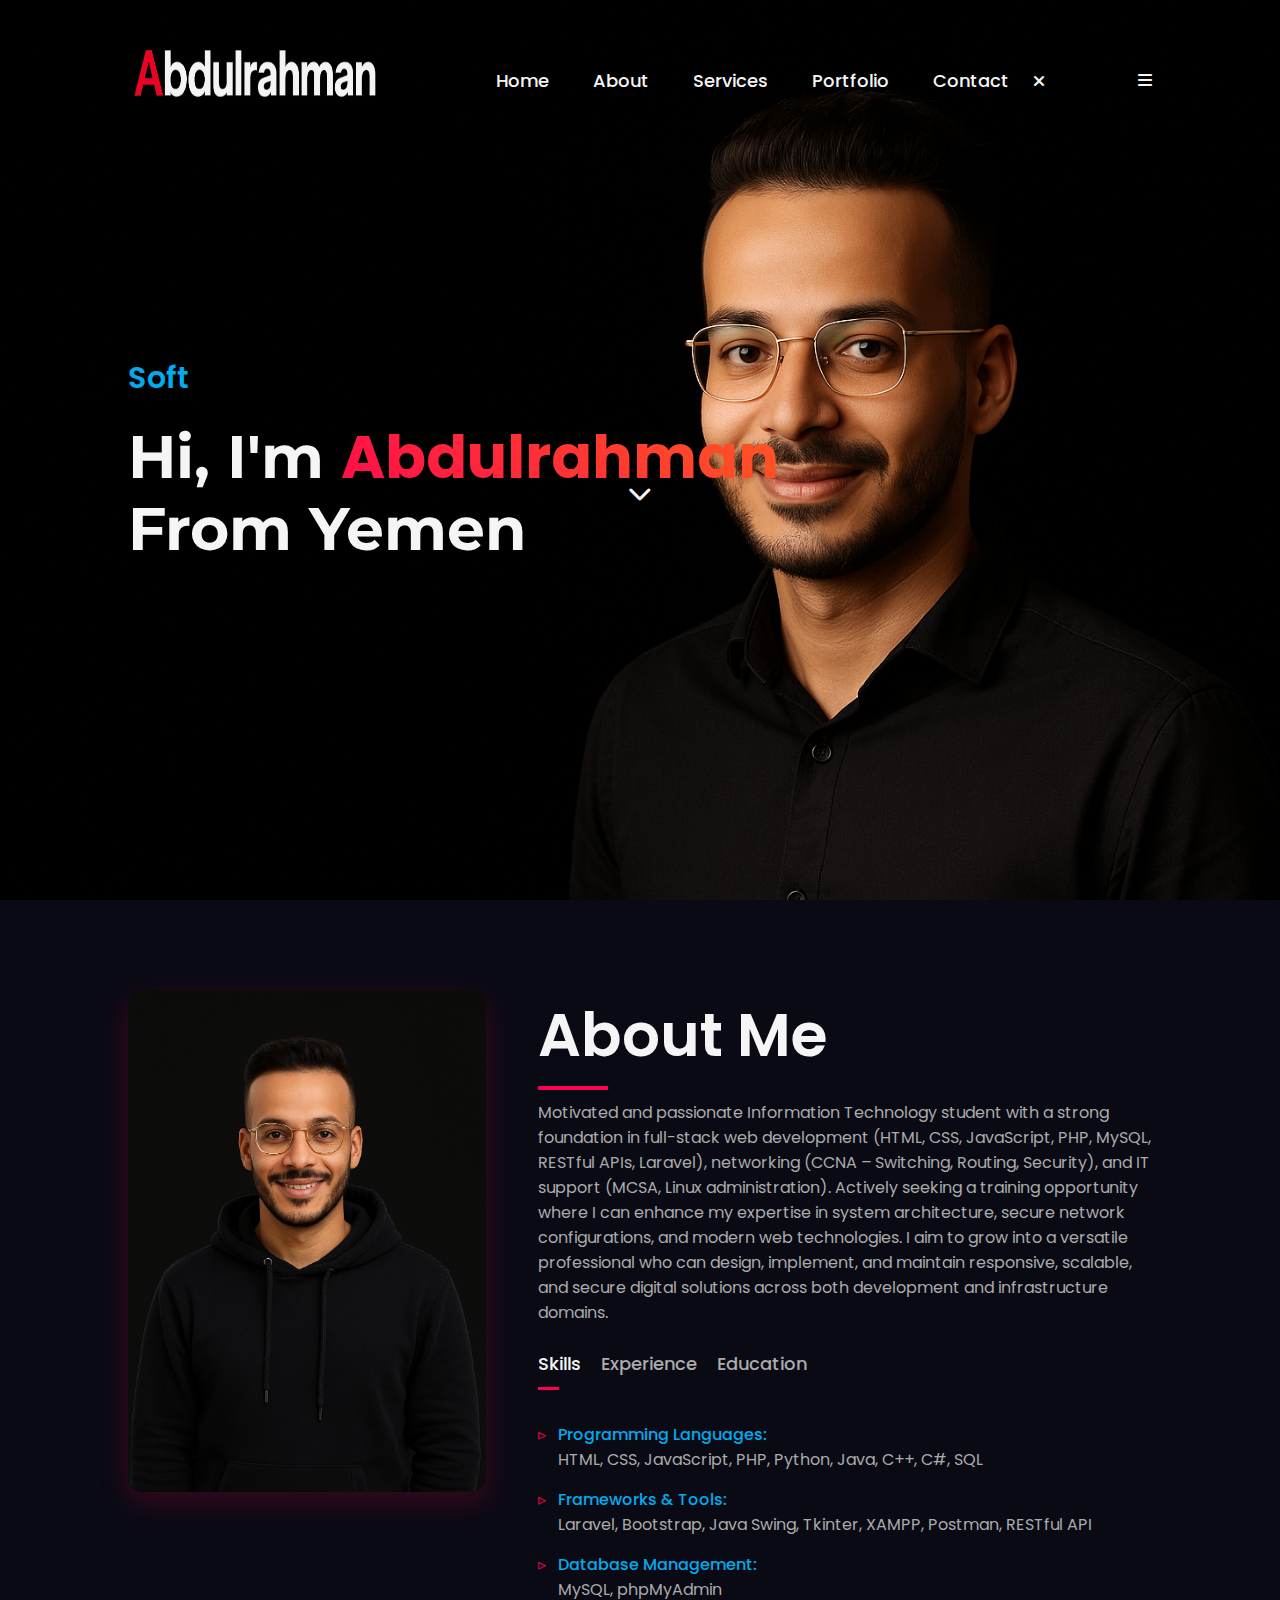
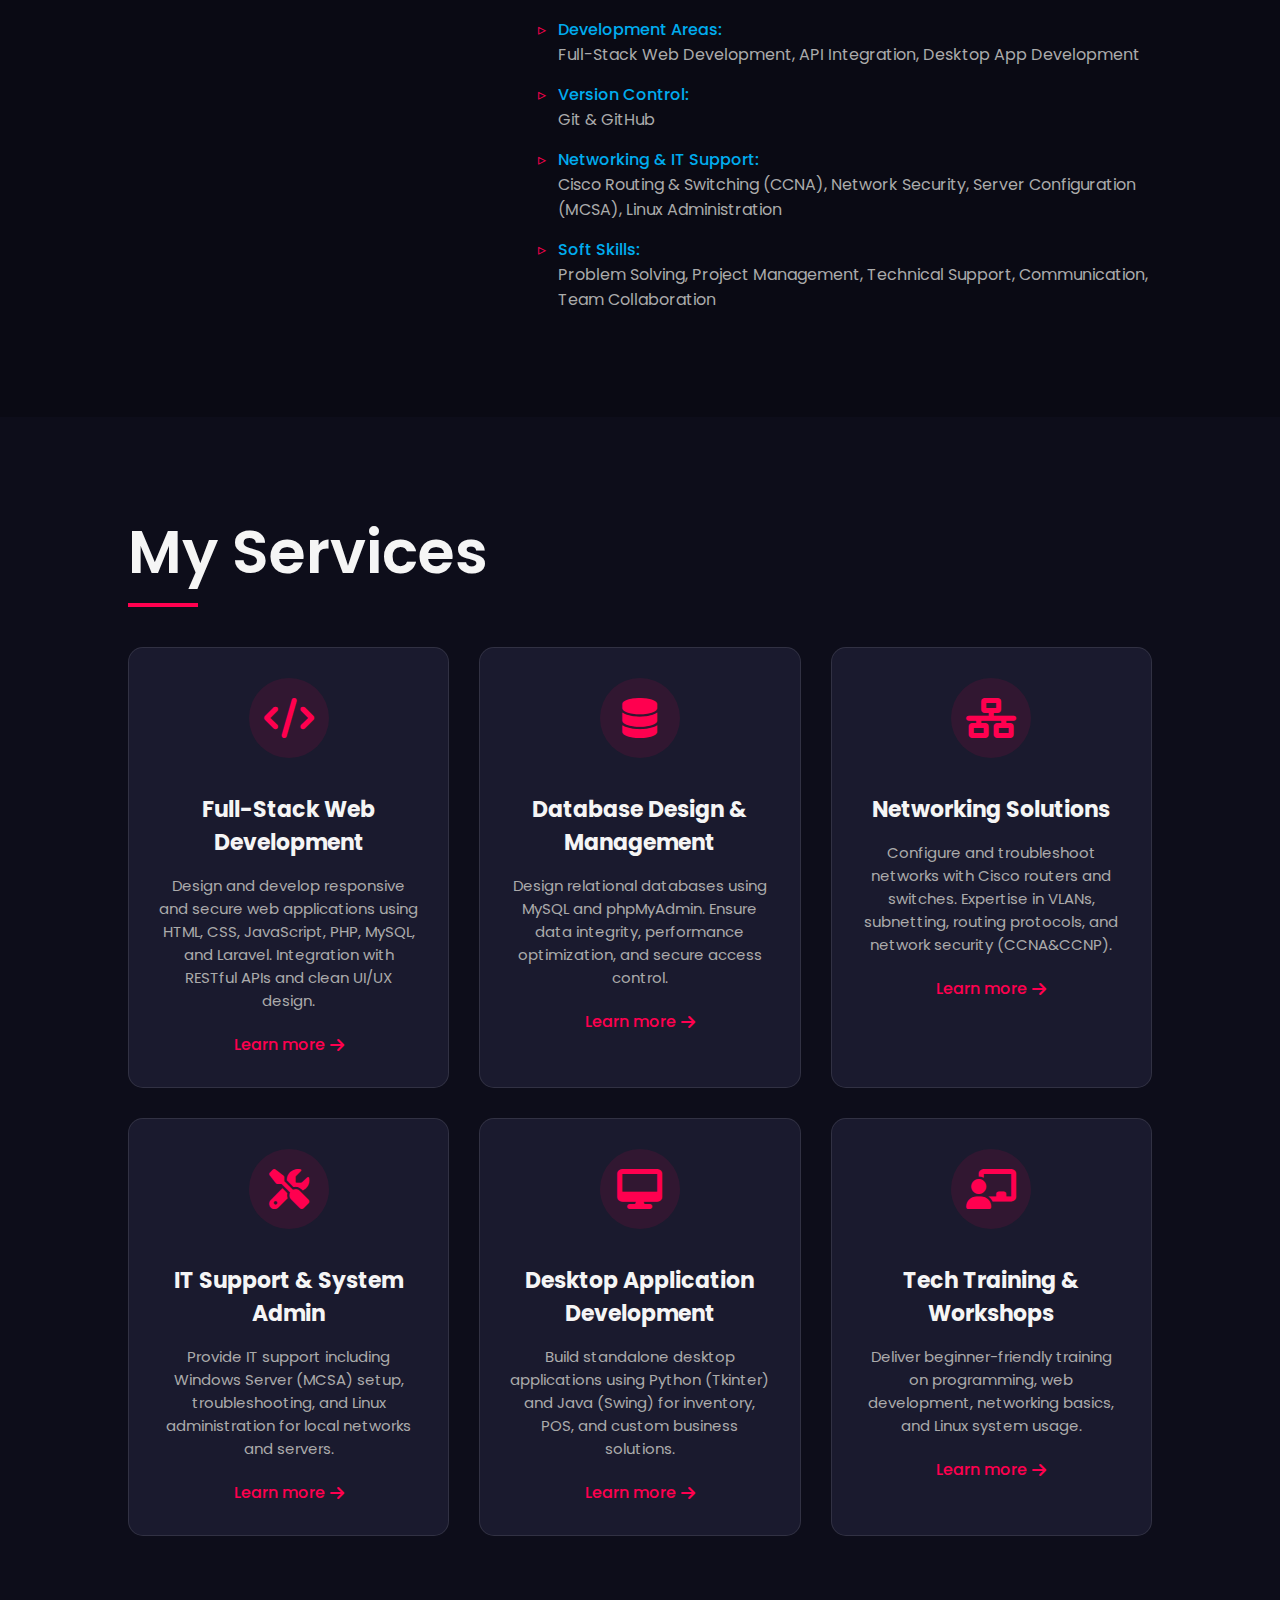
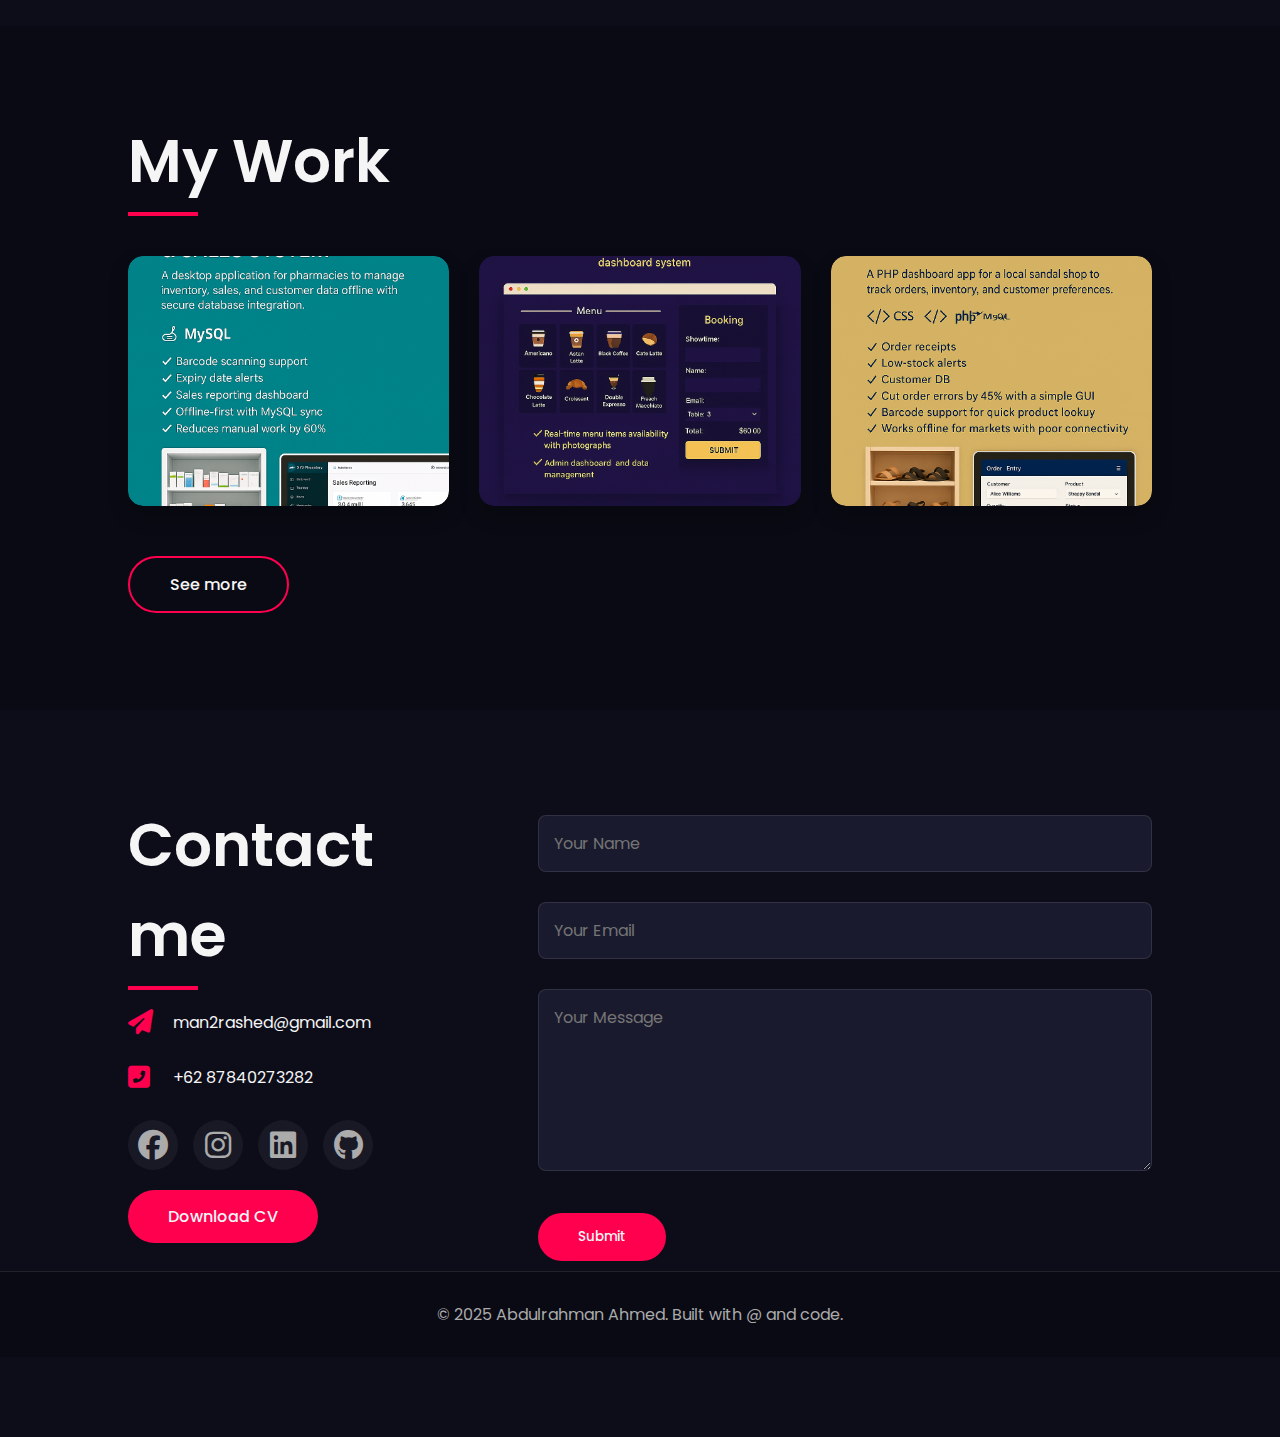
<file: index.html>
<!DOCTYPE html>
<html lang="en">
  <head>
    <meta charset="UTF-8" />
    <meta name="viewport" content="width=device-width, initial-scale=1.0" />
    <title>Abdulrahman Portfolio Website</title>
    <link
      rel="stylesheet"
      href="https://cdnjs.cloudflare.com/ajax/libs/font-awesome/6.5.0/css/all.min.css"
    />
    <link rel="preconnect" href="https://fonts.googleapis.com" />
    <link rel="preconnect" href="https://fonts.gstatic.com" crossorigin />
    <link
      href="https://fonts.googleapis.com/css2?family=Poppins:wght@300;400;500;600;700&family=Montserrat:wght@400;600;700&display=swap"
      rel="stylesheet"
    />
    <link rel="stylesheet" href="style.css" />
  </head>
  <body>
    <div id="header">
      <div class="container">
        <nav>
          <img src="images/logo.png" class="logo" width="255" height="100" />

          <ul id="sidemenu">
            <li><a href="#header">Home</a></li>
            <li><a href="#about">About</a></li>
            <li><a href="#services">Services</a></li>
            <li><a href="#Portfolio">Portfolio</a></li>
            <li><a href="#contact">Contact</a></li>
            <i class="fas fa-times" onclick="closemenu()"></i>
          </ul>

          <i class="fas fa-bars" onclick="openmenu()"></i>
        </nav>

        <div class="header-text">
          <p><span class="typing-text"></span></p>
          <h1>
            Hi, I'm <span class="gradient-text">Abdulrahman</span><br />
            From Yemen
          </h1>
          <div class="scroll-down">
            <a href="#about"><i class="fas fa-chevron-down"></i></a>
          </div>
        </div>
      </div>
    </div>

    <!-- About Section -->
    <div id="about">
      <div class="container">
        <div class="row">
          <div class="about-col-1">
            <img src="images/user.png" class="profile-img" />
          </div>
          <div class="about-col-2">
            <h1 class="sub-title">About Me</h1>
            <p>
              Motivated and passionate Information Technology student with a
              strong foundation in full-stack web development (HTML, CSS,
              JavaScript, PHP, MySQL, RESTful APIs, Laravel), networking (CCNA –
              Switching, Routing, Security), and IT support (MCSA, Linux
              administration). Actively seeking a training opportunity where I
              can enhance my expertise in system architecture, secure network
              configurations, and modern web technologies. I aim to grow into a
              versatile professional who can design, implement, and maintain
              responsive, scalable, and secure digital solutions across both
              development and infrastructure domains.
            </p>
            <div class="tab-titles">
              <p
                class="tab-links active-link"
                onclick="opentab('skills', this)"
              >
                Skills
              </p>
              <p class="tab-links" onclick="opentab('experience', this)">
                Experience
              </p>
              <p class="tab-links" onclick="opentab('education', this)">
                Education
              </p>
            </div>

            <div class="tab-contents active-tab" id="skills">
              <ul>
                <li>
                  <span>Programming Languages:</span><br />
                  HTML, CSS, JavaScript, PHP, Python, Java, C++, C#, SQL
                </li>
                <li>
                  <span>Frameworks & Tools:</span><br />
                  Laravel, Bootstrap, Java Swing, Tkinter, XAMPP, Postman,
                  RESTful API
                </li>
                <li>
                  <span>Database Management:</span><br />
                  MySQL, phpMyAdmin
                </li>
                <li>
                  <span>Development Areas:</span><br />
                  Full-Stack Web Development, API Integration, Desktop App
                  Development
                </li>
                <li>
                  <span>Version Control:</span><br />
                  Git & GitHub
                </li>
                <li>
                  <span>Networking & IT Support:</span><br />
                  Cisco Routing & Switching (CCNA), Network Security, Server
                  Configuration (MCSA), Linux Administration
                </li>
                <li>
                  <span>Soft Skills:</span><br />
                  Problem Solving, Project Management, Technical Support,
                  Communication, Team Collaboration
                </li>
              </ul>
            </div>

            <div class="tab-contents" id="experience">
              <ul>
                <li>
                  <span>2024 – 2025</span><br />
                  ▸ Built a Sandal Ordering Web App using PHP, MySQL, HTML, CSS,
                  and JavaScript<br />
                  ▸ Developed a Café Ordering System using PHP, MySQL, HTML,
                  CSS, and JavaScript<br />
                  ▸ Developed a Pharmacy Management System using MySQL<br />
                  ▸ Configured VLANs, routers, and switches in Cisco Packet
                  Tracer (CCNA Lab Projects)<br />
                  ▸ Provided system and network support using Windows Server and
                  basic Linux tools<br />
                  ▸ Applied RESTful API integration and followed clean code
                  practices
                </li>
              </ul>
            </div>

            <div class="tab-contents" id="education">
              <ul>
                <li>
                  <span>B.Sc. in Information Technology</span><br />
                  UIN Walisongo Semarang – Faculty of Science and Technology<br />
                  📍 Semarang, Indonesia | 📅 2023 – Present<br />
                  Focus: Software Engineering, Network Systems, and Database
                  Management
                </li>
              </ul>
            </div>
          </div>
        </div>
      </div>
    </div>

    <!-- Services Section -->
    <div id="services">
      <div class="container">
        <h1 class="sub-title">My Services</h1>
        <div class="services-list">
          <div class="service-card">
            <div class="service-icon">
              <i class="fa-solid fa-code"></i>
            </div>
            <h2>Full-Stack Web Development</h2>
            <p>
              Design and develop responsive and secure web applications using
              HTML, CSS, JavaScript, PHP, MySQL, and Laravel. Integration with
              RESTful APIs and clean UI/UX design.
            </p>
            <a href="#" class="service-link">
              Learn more <i class="fas fa-arrow-right"></i>
            </a>
          </div>

          <div class="service-card">
            <div class="service-icon">
              <i class="fa-solid fa-database"></i>
            </div>
            <h2>Database Design & Management</h2>
            <p>
              Design relational databases using MySQL and phpMyAdmin. Ensure
              data integrity, performance optimization, and secure access
              control.
            </p>
            <a href="#" class="service-link">
              Learn more <i class="fas fa-arrow-right"></i>
            </a>
          </div>

          <div class="service-card">
            <div class="service-icon">
              <i class="fa-solid fa-network-wired"></i>
            </div>
            <h2>Networking Solutions</h2>
            <p>
              Configure and troubleshoot networks with Cisco routers and
              switches. Expertise in VLANs, subnetting, routing protocols, and
              network security (CCNA&CCNP).
            </p>
            <a href="#" class="service-link">
              Learn more <i class="fas fa-arrow-right"></i>
            </a>
          </div>

          <div class="service-card">
            <div class="service-icon">
              <i class="fa-solid fa-screwdriver-wrench"></i>
            </div>
            <h2>IT Support & System Admin</h2>
            <p>
              Provide IT support including Windows Server (MCSA) setup,
              troubleshooting, and Linux administration for local networks and
              servers.
            </p>
            <a href="#" class="service-link">
              Learn more <i class="fas fa-arrow-right"></i>
            </a>
          </div>

          <div class="service-card">
            <div class="service-icon">
              <i class="fa-solid fa-desktop"></i>
            </div>
            <h2>Desktop Application Development</h2>
            <p>
              Build standalone desktop applications using Python (Tkinter) and
              Java (Swing) for inventory, POS, and custom business solutions.
            </p>
            <a href="#" class="service-link">
              Learn more <i class="fas fa-arrow-right"></i>
            </a>
          </div>

          <div class="service-card">
            <div class="service-icon">
              <i class="fa-solid fa-chalkboard-user"></i>
            </div>
            <h2>Tech Training & Workshops</h2>
            <p>
              Deliver beginner-friendly training on programming, web
              development, networking basics, and Linux system usage.
            </p>
            <a href="#" class="service-link">
              Learn more <i class="fas fa-arrow-right"></i>
            </a>
          </div>
        </div>
      </div>
    </div>

    <!-- Portfolio Section -->
    <div id="Portfolio">
      <div class="container">
        <h1 class="sub-title">My Work</h1>
        <div class="work-list">
          <div class="work">
            <img src="images/pharmacy.png" />
            <div class="layer">
              <h3>Pharmacy Management System</h3>
              <p>See more about the project</p>
              <a href="pharmacy.html"
                ><i class="fa-solid fa-up-right-from-square"></i
              ></a>
            </div>
          </div>
          <div class="work">
            <img src="images/cafe.png" />
            <div class="layer">
              <h3>Caffe Ordering System</h3>
              <p>See more about the project</p>
              <a href="cafe_rodering_system.html"
                ><i class="fa-solid fa-up-right-from-square"></i
              ></a>
            </div>
          </div>
          <div class="work">
            <img src="images/sandals.png" />
            <div class="layer">
              <h3>Shoes Store Ordering System Online&Offline</h3>
              <p>See more about the project</p>
              <a href="sandal.html"
                ><i class="fa-solid fa-up-right-from-square"></i
              ></a>
            </div>
          </div>
        </div>
        <a href="#" class="btn">See more</a>
      </div>
    </div>
    <div id="contact">
      <div class="container">
        <div class="row">
          <div class="contact-left">
            <h1 class="sub-title">Contact me</h1>
            <p><i class="fas fa-paper-plane"></i>man2rashed@gmail.com</p>
            <p><i class="fas fa-phone-square-alt"></i>+62 87840273282</p>
            <div class="social-icons">
              <a
                href="https://www.facebook.com/share/1Ah3mEPNwY/"
                target="_blank"
                ><i class="fab fa-facebook"></i
              ></a>
              <a
                href="https://www.instagram.com/abood2alrashed?igsh=Z2NlMzh3ZGxzMWt5"
                target="_blank"
                ><i class="fab fa-instagram"></i
              ></a>
              <a
                href="https://www.linkedin.com/in/abdulrahman-rashed-647548373/"
                target="_blank"
                ><i class="fab fa-linkedin"></i
              ></a>
              <a href="https://github.com/AbdulrahmanRashed-IT" target="_blank"
                ><i class="fab fa-github"></i
              ></a>
            </div>
            <a
              href="images/Abdulrahman_Rashed.CV.pdf"
              download
              class="btn btn2"
              >Download CV</a
            >
          </div>
          <div class="contact-right">
            <form name="submit-to-google-sheet">
              <input type="text" name="Name" placeholder="Your Name" required />
              <input
                type="email"
                name="Email"
                placeholder="Your Email"
                required
              />
              <textarea
                name="Message"
                rows="6"
                placeholder="Your Message"
              ></textarea>
              <button type="submit" class="btn btn2">Submit</button>
            </form>
            <span id="msg"></span>
          </div>
        </div>
      </div>
      <footer>
        <p>&copy; 2025 Abdulrahman Ahmed. Built with @ and code.</p>
      </footer>
    </div>

    <!-- Tab Script -->
    <script>
      var sidemenu = document.getElementById("sidemenu");

      function openmenu() {
        sidemenu.style.right = "0";
      }

      function closemenu() {
        sidemenu.style.right = "-200px";
      }
    </script>

    <script>
      var tablinks = document.getElementsByClassName("tab-links");
      var tabcontents = document.getElementsByClassName("tab-contents");

      function opentab(tabname, element) {
        for (let tablink of tablinks) {
          tablink.classList.remove("active-link");
        }
        for (let tabcontent of tabcontents) {
          tabcontent.classList.remove("active-tab");
        }
        element.classList.add("active-link");
        document.getElementById(tabname).classList.add("active-tab");
      }
    </script>
    <script>
      const scriptURL =
        "https://script.google.com/macros/s/AKfycbwgUyXs-NSHH-zj4rjx-HBun_YAFOhf1rCUlCSJaZBdOWS1udAUEBkFTJz4m7_XQMX63Q/exec";
      const form = document.forms["submit-to-google-sheet"];
      const msg = document.getElementById("msg");

      form.addEventListener("submit", (e) => {
        e.preventDefault();
        fetch(scriptURL, { method: "POST", body: new FormData(form) })
          .then((response) => {
            msg.innerHTML = "Message sent successfully";
            setTimeout(function () {
              msg.innerHTML = "";
            }, 5000);
            form.reset();
          })
          .catch((error) => console.error("Error!", error.message));
      });
    </script>
    <script>
      // Typing animation
      document.addEventListener("DOMContentLoaded", function () {
        const text = "Software developer/Networking Engineer/IT Support";
        const typingText = document.querySelector(".typing-text");
        let i = 0;
        const speed = 100; // typing speed in ms

        function typeWriter() {
          if (i < text.length) {
            typingText.textContent += text.charAt(i);
            i++;
            setTimeout(typeWriter, speed);
          } else {
            // Animation complete - keep the cursor blinking
            typingText.style.borderRight = "2px solid var(--secondary-color)";
            typingText.style.animation = "blink-caret 0.75s step-end infinite";
          }
        }

        // Start typing after a short delay
        setTimeout(typeWriter, 500);
      });
      function openmenu() {
        sidemenu.style.right = "0";
      }

      function closemenu() {
        sidemenu.style.right = "-200px";
      }
    </script>
  </body>
</html>
</file>
<file: style.css>
:root {
  --primary-color: #ff004f;
  --secondary-color: #00acee;
  --dark-color: #0d0d1a;
  --darker-color: #0a0a14;
  --light-color: #f5f5f5;
  --gray-color: #ababab;
  --dark-gray: #262626;
  --card-bg: #1a1a2e;
}

* {
  margin: 0;
  padding: 0;
  font-family: 'Poppins', sans-serif;
  box-sizing: border-box;
}

html {
  scroll-behavior: smooth;
}

body {
  background-color: var(--dark-color);
  color: var(--light-color);
  overflow-x: hidden;
}

/* Custom Scrollbar */
::-webkit-scrollbar {
  width: 10px;
}

::-webkit-scrollbar-track {
  background: var(--darker-color);
}

::-webkit-scrollbar-thumb {
  background: var(--primary-color);
  border-radius: 5px;
}

::-webkit-scrollbar-thumb:hover {
  background: #ff3366;
}

/* Header Section */
#header {
  width: 100%;
  height: 100vh;
  background-image: url(images/background.png);
  background-size: cover;
  background-position: center;
  background-attachment: fixed;
  position: relative;
}

.container {
  padding: 10px 10%;
  max-width: 1400px;
  margin: 0 auto;
}

nav {
  display: flex;
  align-items: center;
  justify-content: space-between;
  flex-wrap: wrap;
  padding: 20px 0;
  position: relative;
  z-index: 10;
}

nav ul li {
  display: inline-block;
  list-style: none;
  margin: 10px 20px;
  position: relative;
}

nav ul li a {
  color: var(--light-color);
  text-decoration: none;
  font-size: 18px;
  font-weight: 500;
  position: relative;
  transition: color 0.3s;
}

nav ul li a::after {
  content: '';
  width: 0;
  height: 3px;
  background: var(--primary-color);
  position: absolute;
  left: 0;
  bottom: -6px;
  transition: width 0.4s;
}

nav ul li a:hover::after {
  width: 100%;
}

nav ul li a:hover {
  color: var(--primary-color);
}

.header-text {
  margin-top: 20%;
  font-size: 30px;
  position: relative;
  z-index: 1;
}

.header-text h1 {
  font-size: 60px;
  margin-top: 20px;
  line-height: 1.2;
  font-family: 'Montserrat', sans-serif;
}

.header-text h1 span {
  background: linear-gradient(45deg, #ff004f, #ff9900);
  -webkit-background-clip: text;
  background-clip: text;
  color: transparent;
  animation: gradientShift 3s ease infinite;
  background-size: 200% 200%;
}

@keyframes gradientShift {
  0% { background-position: 0% 50%; }
  50% { background-position: 100% 50%; }
  100% { background-position: 0% 50%; }
}

.typing-text {
  color: var(--secondary-color);
  font-weight: 600;
  height: 30px;
  overflow: hidden;
}

.scroll-down {
  position: absolute;
  bottom: 50px;
  left: 50%;
  transform: translateX(-50%);
  animation: bounce 2s infinite;
}

.scroll-down a {
  color: var(--light-color);
  font-size: 24px;
  transition: color 0.3s;
}

.scroll-down a:hover {
  color: var(--primary-color);
}

@keyframes bounce {
  0%, 20%, 50%, 80%, 100% { transform: translateY(0) translateX(-50%); }
  40% { transform: translateY(-20px) translateX(-50%); }
  60% { transform: translateY(-10px) translateX(-50%); }
}


/* About Section */
#about {
  padding: 80px 0;
  color: var(--gray-color);
  background: var(--darker-color);
}

.row {
  display: flex;
  justify-content: space-between;
  flex-wrap: wrap;
  gap: 40px;
}

.about-col-1 {
  flex-basis: 35%;
  position: relative;
}

.profile-img {
  width: 100%;
  border-radius: 15px;
  box-shadow: 0 10px 30px rgba(255, 0, 79, 0.2);
  transition: transform 0.5s, box-shadow 0.5s;
}

.profile-img:hover {
  transform: translateY(-10px);
  box-shadow: 0 15px 40px rgba(255, 0, 79, 0.3);
}

.about-col-2 {
  flex-basis: 60%;
}

.sub-title {
  font-size: 60px;
  font-weight: 600;
  color: var(--light-color);
  margin-bottom: 20px;
  position: relative;
}

.sub-title::after {
  content: '';
  position: absolute;
  left: 0;
  bottom: -10px;
  width: 70px;
  height: 4px;
  background: var(--primary-color);
}

.tab-titles {
  display: flex;
  margin: 20px 0 40px;
  gap: 20px;
}

.tab-links {
  font-size: 18px;
  font-weight: 500;
  cursor: pointer;
  position: relative;
  padding: 5px 0;
  transition: color 0.3s;
}

.tab-links:hover {
  color: var(--light-color);
}

.tab-links::after {
  content: '';
  width: 0;
  height: 3px;
  background: var(--primary-color);
  position: absolute;
  left: 0;
  bottom: -8px;
  transition: 0.5s;
}

.tab-links.active-link {
  color: var(--light-color);
}

.tab-links.active-link::after {
  width: 50%;
}

.tab-contents ul li {
  list-style: none;
  margin: 15px 0;
  position: relative;
  padding-left: 20px;
}

.tab-contents ul li::before {
  content: '▹';
  position: absolute;
  left: 0;
  color: var(--primary-color);
}

.tab-contents ul li span {
  color: var(--secondary-color);
  font-size: 16px;
  font-weight: 500;
}

.tab-contents {
  display: none;
  animation: fadeIn 0.5s ease;
}

.tab-contents.active-tab {
  display: block;
}

@keyframes fadeIn {
  from { opacity: 0; transform: translateY(10px); }
  to { opacity: 1; transform: translateY(0); }
}

/* Services Section */
#services {
  padding: 80px 0;
  background: var(--dark-color);
}

.services-list {
  display: grid;
  grid-template-columns: repeat(auto-fit, minmax(250px, 1fr));
  gap: 30px;
  margin-top: 50px;
}

.service-card {
  background: var(--card-bg);
  padding: 30px;
  border-radius: 15px;
  text-align: center;
  transition: transform 0.5s, box-shadow 0.5s;
  position: relative;
  overflow: hidden;
  z-index: 1;
  border: 1px solid rgba(255, 255, 255, 0.1);
}

.service-card::before {
  content: '';
  position: absolute;
  top: 0;
  left: 0;
  width: 100%;
  height: 100%;
  background: linear-gradient(45deg, var(--primary-color), var(--secondary-color));
  opacity: 0;
  z-index: -1;
  transition: opacity 0.5s;
}

.service-card:hover::before {
  opacity: 0.1;
}

.service-icon {
  font-size: 40px;
  margin-bottom: 20px;
  color: var(--primary-color);
  display: inline-flex;
  justify-content: center;
  align-items: center;
  width: 80px;
  height: 80px;
  background: rgba(255, 0, 79, 0.1);
  border-radius: 50%;
  transition: transform 0.5s;
}

.service-card:hover .service-icon {
  transform: rotateY(180deg);
}

.service-card h2 {
  margin: 15px 0;
  font-size: 22px;
}

.service-card p {
  color: var(--gray-color);
  margin-bottom: 20px;
  font-size: 15px;
}

.service-link {
  display: inline-flex;
  align-items: center;
  color: var(--primary-color);
  text-decoration: none;
  font-weight: 500;
  transition: color 0.3s, transform 0.3s;
}

.service-link i {
  margin-left: 5px;
  transition: transform 0.3s;
}

.service-link:hover {
  color: var(--secondary-color);
  transform: translateX(5px);
}

.service-link:hover i {
  transform: translateX(3px);
}

.service-card:hover {
  transform: translateY(-10px);
  box-shadow: 0 15px 30px rgba(0, 0, 0, 0.3);
}

/* Portfolio Section */
#Portfolio {
  padding: 80px 0;
  background: var(--darker-color);
}

.work-list {
  display: grid;
  grid-template-columns: repeat(auto-fit, minmax(300px, 1fr));
  gap: 30px;
  margin-top: 50px;
}

.work {
  border-radius: 15px;
  position: relative;
  overflow: hidden;
  height: 250px;
  box-shadow: 0 10px 20px rgba(0, 0, 0, 0.2);
  transition: transform 0.5s, box-shadow 0.5s;
}

.work img {
  width: 100%;
  height: 100%;
  object-fit: cover;
  border-radius: 15px;
  display: block;
  transition: transform 0.5s;
}

.layer {
  width: 100%;
  height: 0;
  background: linear-gradient(rgba(0, 0, 0, 0.7), var(--primary-color));
  border-radius: 15px;
  position: absolute;
  left: 0;
  bottom: 0;
  overflow: hidden;
  display: flex;
  align-items: center;
  justify-content: center;
  flex-direction: column;
  padding: 0 40px;
  text-align: center;
  font-size: 14px;
  transition: height 0.5s cubic-bezier(0.175, 0.885, 0.32, 1.275);
}

.layer h3 {
  font-weight: 600;
  margin-bottom: 15px;
  font-size: 22px;
  color: var(--light-color);
}

.layer p {
  color: var(--light-color);
  margin-bottom: 20px;
}

.layer a {
  margin-top: 20px;
  color: var(--primary-color);
  text-decoration: none;
  font-size: 18px;
  background: var(--light-color);
  width: 50px;
  height: 50px;
  border-radius: 50%;
  display: flex;
  align-items: center;
  justify-content: center;
  transition: transform 0.3s, background 0.3s;
}

.layer a:hover {
  transform: rotate(45deg);
  background: var(--dark-color);
}

.work:hover {
  transform: translateY(-10px);
  box-shadow: 0 15px 30px rgba(255, 0, 79, 0.3);
}

.work:hover img {
  transform: scale(1.1);
}

.work:hover .layer {
  height: 100%;
}

.btn {
  display: inline-block;
  margin: 50px auto 0;
  padding: 14px 40px;
  border-radius: 30px;
  text-decoration: none;
  color: var(--light-color);
  background: transparent;
  border: 2px solid var(--primary-color);
  font-weight: 500;
  transition: all 0.5s;
  position: relative;
  overflow: hidden;
  z-index: 1;
}

.btn::before {
  content: '';
  position: absolute;
  top: 0;
  left: 0;
  width: 0;
  height: 100%;
  background: linear-gradient(45deg, var(--primary-color), var(--secondary-color));
  z-index: -1;
  transition: width 0.5s;
}

.btn:hover::before {
  width: 100%;
}

.btn:hover {
  color: var(--light-color);
  border-color: transparent;
  transform: translateY(-5px);
  box-shadow: 0 10px 20px rgba(255, 0, 79, 0.3);
}

/* Contact Section */
#contact {
  padding: 80px 0;
  background: var(--dark-color);
}

.contact-left {
  flex-basis: 35%;
}

.contact-right {
  flex-basis: 60%;
}

.contact-left p {
  margin-top: 30px;
  display: flex;
  align-items: center;
}

.contact-left p i {
  color: var(--primary-color);
  margin-right: 15px;
  font-size: 25px;
  min-width: 30px;
}

.social-icons {
  margin-top: 30px;
  display: flex;
  gap: 15px;
}

.social-icons a {
  text-decoration: none;
  font-size: 30px;
  color: var(--gray-color);
  display: inline-flex;
  align-items: center;
  justify-content: center;
  width: 50px;
  height: 50px;
  border-radius: 50%;
  background: rgba(255, 255, 255, 0.05);
  transition: all 0.3s;
}

.social-icons a:hover {
  color: var(--light-color);
  background: var(--primary-color);
  transform: translateY(-5px) scale(1.1);
}

.btn2 {
  background: var(--primary-color);
  border: none;
  margin-top: 20px;
  transition: all 0.5s;
}

.btn2:hover {
  background: transparent;
  border: 2px solid var(--primary-color);
  transform: translateY(-5px);
}

form input,
form textarea {
  width: 100%;
  background: var(--card-bg);
  border: 1px solid rgba(255, 255, 255, 0.1);
  outline: none;
  padding: 15px;
  margin: 15px 0;
  color: var(--light-color);
  font-size: 16px;
  border-radius: 8px;
}
/* Footer Section - Add this at the end of your existing CSS */
footer {
  background: var(--darker-color);
  padding: 30px 10%;
  text-align: center;
  color: var(--gray-color);
  border-top: 1px solid rgba(255, 255, 255, 0.1);
}

/* Small Screen Adjustments - Add these media queries at the end */
@media only screen and (max-width: 768px) {
  .container {
    padding: 10px 5%;
  }
  
  .header-text {
    margin-top: 50%;
    font-size: 20px;
  }
  
  .header-text h1 {
    font-size: 40px;
  }
  
  .sub-title {
    font-size: 40px;
  }
  
  .about-col-1, 
  .about-col-2,
  .contact-left,
  .contact-right {
    flex-basis: 100%;
  }
  
  .contact-right {
    margin-top: 30px;
  }
}

@media only screen and (max-width: 480px) {
  .header-text {
    margin-top: 70%;
    font-size: 16px;
  }
  
  .header-text h1 {
    font-size: 30px;
  }
  
  .sub-title {
    font-size: 30px;
  }
  
  nav ul li {
    margin: 10px 15px;
  }
  
  .tab-titles {
    flex-wrap: wrap;
    gap: 10px;
  }
}
/* Add these media queries at the end of your existing CSS */
@media only screen and (max-width: 768px) {
  .container {
    padding: 10px 5%;
  }
  
  /* Improved mobile navigation */
  nav ul {
    position: fixed;
    top: 0;
    right: -200px;
    width: 200px;
    height: 100vh;
    background: var(--darker-color);
    padding-top: 70px;
    z-index: 100;
    flex-direction: column;
    transition: right 0.5s ease;
  }
  
  nav ul.show {
    right: 0;
  }
  
  nav ul li {
    display: block;
    margin: 20px;
    text-align: center;
  }
  
  .fa-bars, .fa-times {
    display: block;
    font-size: 24px;
    cursor: pointer;
    z-index: 101;
  }
  
  .fa-times {
    position: absolute;
    top: 20px;
    right: 20px;
  }
  
  /* Header adjustments */
  .header-text {
    margin-top: 40%;
    font-size: 20px;
  }
  
  .header-text h1 {
    font-size: 40px;
    line-height: 1.3;
  }
  
  /* About section */
  .sub-title {
    font-size: 40px;
  }
  
  .about-col-1, 
  .about-col-2,
  .contact-left,
  .contact-right {
    flex-basis: 100%;
  }
  
  .profile-img {
    max-width: 300px;
    margin: 0 auto;
  }
  
  /* Services grid */
  .services-list {
    grid-template-columns: 1fr;
  }
  
  /* Portfolio grid */
  .work-list {
    grid-template-columns: 1fr;
  }
  
  /* Contact section */
  .contact-right {
    margin-top: 30px;
  }
  
  /* Footer */
  footer {
    padding: 20px 5%;
  }
}

@media only screen and (max-width: 480px) {
  /* Further adjustments for very small screens */
  .header-text {
    margin-top: 60%;
    font-size: 16px;
  }
  
  .header-text h1 {
    font-size: 30px;
  }
  
  .sub-title {
    font-size: 30px;
  }
  
  .tab-titles {
    flex-wrap: wrap;
    gap: 10px;
  }
  
  .tab-links {
    font-size: 16px;
  }
  
  /* Typing text adjustment */
  .typing-text {
    height: 24px;
    font-size: 14px;
  }
  
  /* Form elements */
  form input, form textarea {
    padding: 12px;
    font-size: 14px;
  }
  
  .btn, .btn2 {
    padding: 12px 30px;
    font-size: 14px;
  }
  
  /* Social icons */
  .social-icons a {
    width: 40px;
    height: 40px;
    font-size: 24px;
  }
}

/* Add this new animation for the typing cursor */
@keyframes blink-caret {
  from, to { border-color: transparent }
  50% { border-color: var(--secondary-color); }
}
</file>
